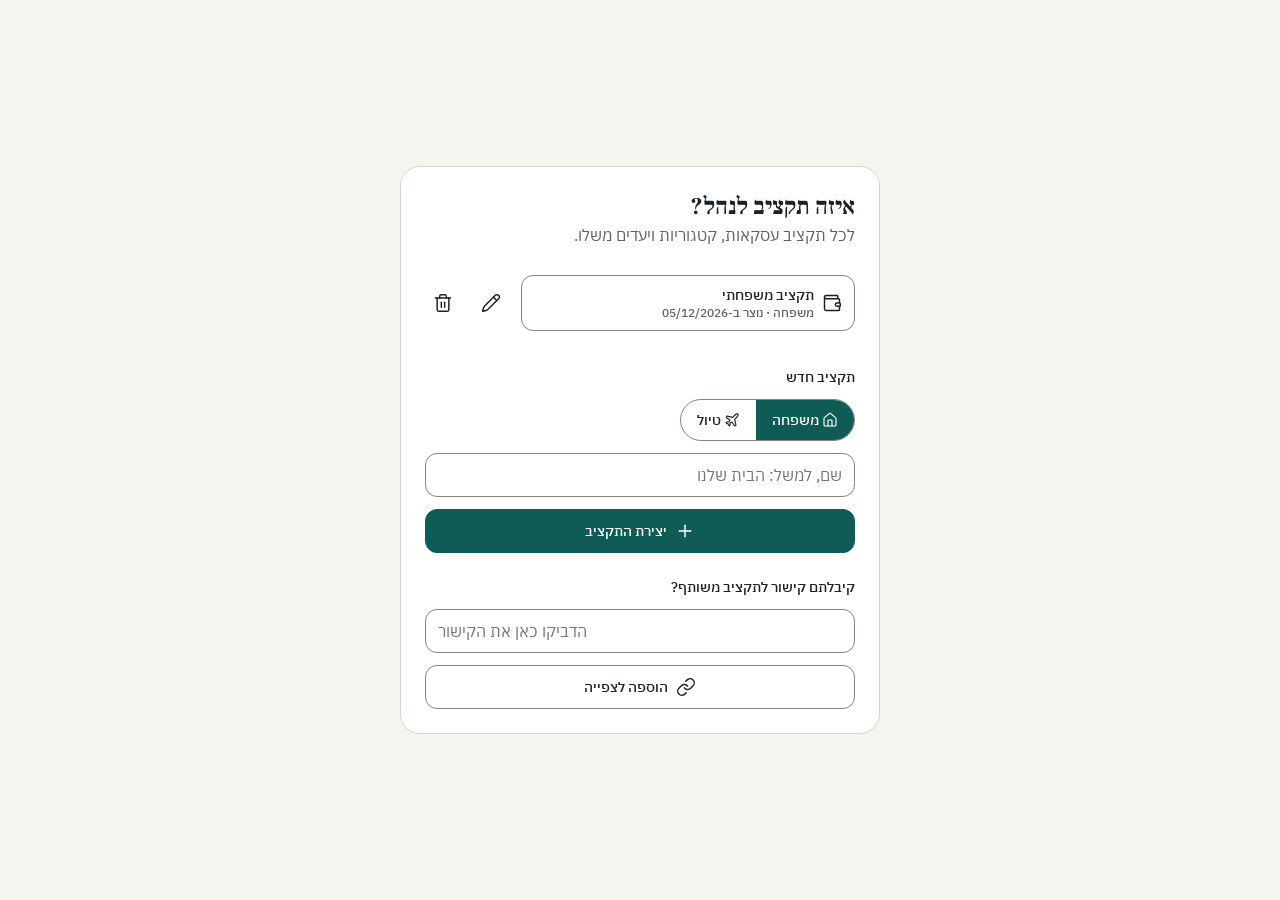
<file: www/index.html>
<!doctype html>
<html lang="he" dir="rtl">
<head>
  <meta charset="utf-8">
  <meta name="viewport" content="width=device-width, initial-scale=1">
  <title>תקציב משפחתי</title>
  <link rel="stylesheet" href="fonts/fonts.css">
  <link rel="stylesheet" href="css/app.css">
</head>
<body>
  <div id="lock" class="lock" hidden></div>
  <div id="app" class="app" hidden>
    <aside class="nav" id="nav"></aside>
    <main class="main" id="main" tabindex="-1"></main>
  </div>
  <div id="modal-root"></div>
  <div id="toasts" class="toasts" aria-live="polite"></div>

  <script src="vendor/xlsx.full.min.js"></script>
  <script src="vendor/papaparse.min.js"></script>
  <script src="vendor/pdf.min.js"></script>
  <script src="vendor/chart.umd.min.js"></script>
  <script src="vendor/exceljs.min.js"></script>
  <script src="vendor/lucide.min.js"></script>
  <script src="js/sample-data.js"></script>
  <script src="js/core.js"></script>
  <script src="js/parsers.js"></script>
  <script src="js/app.js"></script>
  <script src="js/ui-import.js"></script>
  <script src="js/ui-transactions.js"></script>
  <script src="js/ui-dashboard.js"></script>
  <script src="js/ui-budget.js"></script>
  <script src="js/fx.js"></script>
  <script src="js/share.js"></script>
  <script src="js/appupdate.js"></script>
  <script src="js/ui-trip.js"></script>
  <script src="js/export.js"></script>
  <script src="js/adminsync.js"></script>
  <script src="js/admin.js"></script>
  <script src="js/ui-settings.js"></script>
  <script>App.start();</script>
</body>
</html>
</file>
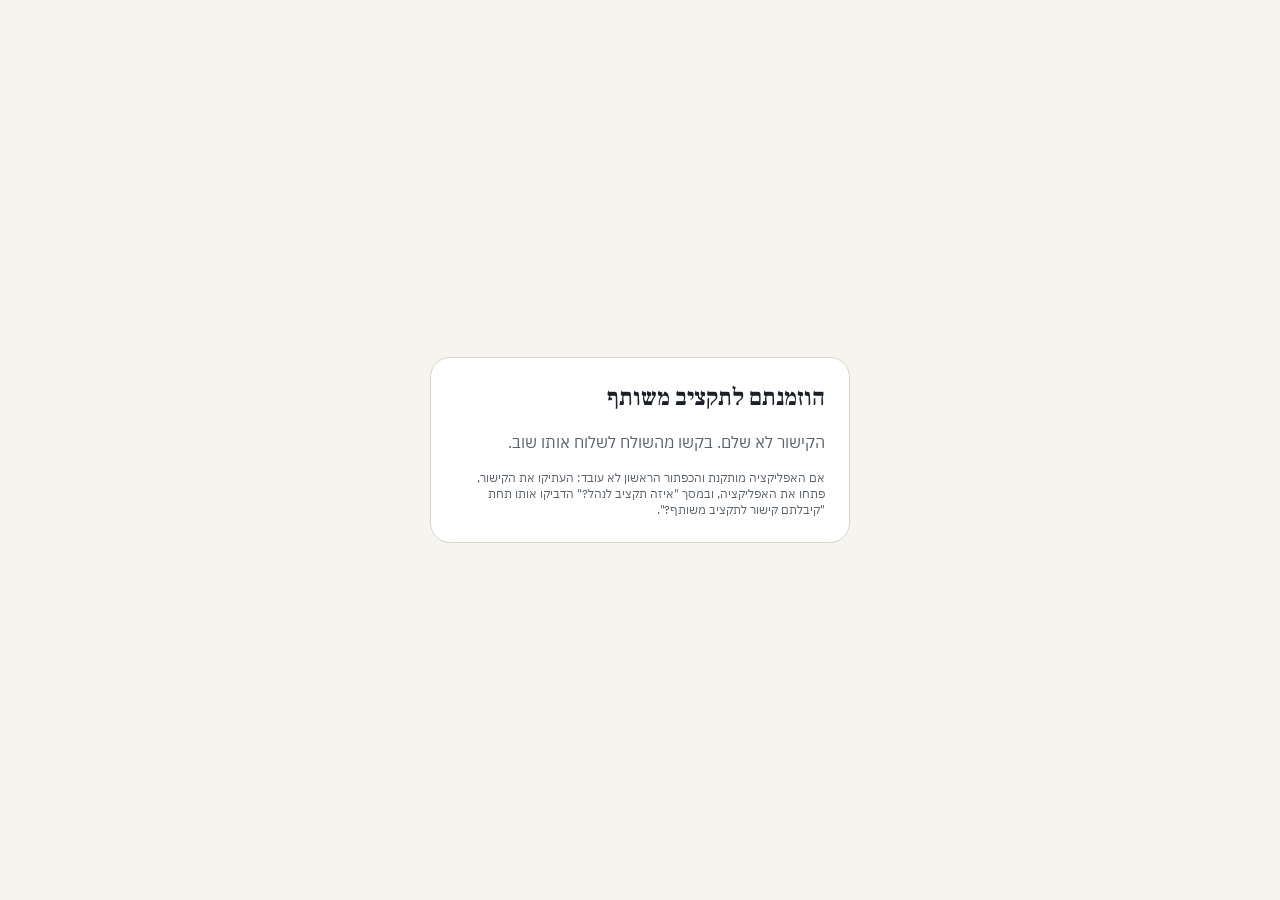
<file: www/join.html>
<!doctype html>
<html lang="he" dir="rtl">
<head>
  <meta charset="utf-8">
  <meta name="viewport" content="width=device-width, initial-scale=1">
  <meta name="referrer" content="no-referrer">
  <title>הזמנה לתקציב משותף</title>
  <link rel="stylesheet" href="fonts/fonts.css">
  <link rel="stylesheet" href="css/app.css">
</head>
<body>
  <!-- עמוד שנפתח כשלוחצים על קישור שיתוף בדפדפן. המפתח נמצא אחרי ה-# ולכן לא נשלח לשרת. -->
  <div class="lock">
    <div class="card stack" style="width:min(420px,100%);text-align:start">
      <h2>הוזמנתם לתקציב משותף</h2>
      <p class="muted" id="msg">מישהו שיתף אתכם בתקציב מאפליקציית "תקציב משפחתי".</p>
      <a class="btn primary" id="open-app" style="min-height:52px">פתיחה באפליקציה</a>
      <a class="btn" id="open-web">צפייה כאן בדפדפן</a>
      <p class="caption">אם האפליקציה מותקנת והכפתור הראשון לא עובד: העתיקו את הקישור, פתחו את האפליקציה, ובמסך "איזה תקציב לנהל?" הדביקו אותו תחת "קיבלתם קישור לתקציב משותף?".</p>
    </div>
  </div>
  <script>
    const code = location.hash.slice(1);
    if (!/^[A-Za-z0-9_-]{16,64}\.[A-Za-z0-9_-]{40,50}(\.[A-Za-z0-9_-]{40,50})?$/.test(code)) {
      document.getElementById('msg').textContent = 'הקישור לא שלם. בקשו מהשולח לשלוח אותו שוב.';
      document.getElementById('open-app').hidden = true; document.getElementById('open-web').hidden = true;
    } else {
      document.getElementById('open-app').href = `familybudget://join/${code}`;
      document.getElementById('open-web').href = `/#join=${code}`;
    }
    if (window.matchMedia('(prefers-color-scheme: dark)').matches) document.documentElement.dataset.theme = 'dark';
  </script>
</body>
</html>
</file>
<file: www/fonts/fonts.css>
@font-face {
  font-family: 'Frank Ruhl Libre';
  font-style: normal;
  font-weight: 700;
  font-display: swap;
  src: url(FrankRuhlLibre-700-hebrew.woff2) format('woff2');
  unicode-range: U+0307-0308, U+0590-05FF, U+200C-2010, U+20AA, U+25CC, U+FB1D-FB4F;
}
@font-face {
  font-family: 'Frank Ruhl Libre';
  font-style: normal;
  font-weight: 700;
  font-display: swap;
  src: url(FrankRuhlLibre-700-latin.woff2) format('woff2');
  unicode-range: U+0000-00FF, U+0131, U+0152-0153, U+02BB-02BC, U+02C6, U+02DA, U+02DC, U+0304, U+0308, U+0329, U+2000-206F, U+20AC, U+2122, U+2191, U+2193, U+2212, U+2215, U+FEFF, U+FFFD;
}
@font-face {
  font-family: 'IBM Plex Sans Hebrew';
  font-style: normal;
  font-weight: 400;
  font-display: swap;
  src: url(IBMPlexSansHebrew-400-hebrew.woff2) format('woff2');
  unicode-range: U+0307-0308, U+0590-05FF, U+200C-2010, U+20AA, U+25CC, U+FB1D-FB4F;
}
@font-face {
  font-family: 'IBM Plex Sans Hebrew';
  font-style: normal;
  font-weight: 400;
  font-display: swap;
  src: url(IBMPlexSansHebrew-400-latin.woff2) format('woff2');
  unicode-range: U+0000-00FF, U+0131, U+0152-0153, U+02BB-02BC, U+02C6, U+02DA, U+02DC, U+0304, U+0308, U+0329, U+2000-206F, U+20AC, U+2122, U+2191, U+2193, U+2212, U+2215, U+FEFF, U+FFFD;
}
@font-face {
  font-family: 'IBM Plex Sans Hebrew';
  font-style: normal;
  font-weight: 500;
  font-display: swap;
  src: url(IBMPlexSansHebrew-500-hebrew.woff2) format('woff2');
  unicode-range: U+0307-0308, U+0590-05FF, U+200C-2010, U+20AA, U+25CC, U+FB1D-FB4F;
}
@font-face {
  font-family: 'IBM Plex Sans Hebrew';
  font-style: normal;
  font-weight: 500;
  font-display: swap;
  src: url(IBMPlexSansHebrew-500-latin.woff2) format('woff2');
  unicode-range: U+0000-00FF, U+0131, U+0152-0153, U+02BB-02BC, U+02C6, U+02DA, U+02DC, U+0304, U+0308, U+0329, U+2000-206F, U+20AC, U+2122, U+2191, U+2193, U+2212, U+2215, U+FEFF, U+FFFD;
}
@font-face {
  font-family: 'IBM Plex Sans Hebrew';
  font-style: normal;
  font-weight: 600;
  font-display: swap;
  src: url(IBMPlexSansHebrew-600-hebrew.woff2) format('woff2');
  unicode-range: U+0307-0308, U+0590-05FF, U+200C-2010, U+20AA, U+25CC, U+FB1D-FB4F;
}
@font-face {
  font-family: 'IBM Plex Sans Hebrew';
  font-style: normal;
  font-weight: 600;
  font-display: swap;
  src: url(IBMPlexSansHebrew-600-latin.woff2) format('woff2');
  unicode-range: U+0000-00FF, U+0131, U+0152-0153, U+02BB-02BC, U+02C6, U+02DA, U+02DC, U+0304, U+0308, U+0329, U+2000-206F, U+20AC, U+2122, U+2191, U+2193, U+2212, U+2215, U+FEFF, U+FFFD;
}
</file>
<file: www/css/app.css>
/* אסימוני העיצוב של "תקציב משפחתי" */
:root {
  --bg: #f6f4ef; --surface: #ffffff; --surface-sunken: #ece9e2; --border: #d9d5cc; --border-strong: #8a857b;
  --ink: #1b2126; --ink-muted: #5a626a; --brand: #0f5c57; --on-brand: #ffffff; --brand-soft: #d7ebe8;
  --accent: #e8a33d; --on-accent: #1b2126; --income: #1a6aa8; --expense: #b3401f;
  --status-ok: #2a7448; --status-warn: #a85a0c; --status-over: #b3261e;
  --space-1: 4px; --space-2: 8px; --space-3: 12px; --space-4: 16px; --space-6: 24px; --space-8: 32px;
  --radius-sm: 6px; --radius-md: 12px; --radius-lg: 20px; --radius-pill: 999px;
  --font-display: "Frank Ruhl Libre", "David Libre", Georgia, serif;
  --font-sans: "IBM Plex Sans Hebrew", "Segoe UI", Arial, sans-serif;
  color-scheme: light;
}
:root[data-theme="dark"] {
  --bg: #14171a; --surface: #1d2125; --surface-sunken: #0f1113; --border: #33393f; --border-strong: #6f7780;
  --ink: #eef0f1; --ink-muted: #a3abb2; --brand: #5fd0c4; --on-brand: #0c2523; --brand-soft: #173533;
  --accent: #e8a33d; --on-accent: #14171a; --income: #7cb9ee; --expense: #f0957a;
  --status-ok: #6fcf97; --status-warn: #f2b25c; --status-over: #ff8a80;
  color-scheme: dark;
}

* { box-sizing: border-box; }
html, body { margin: 0; }
body { background: var(--bg); color: var(--ink); font: 400 16px/24px var(--font-sans); -webkit-text-size-adjust: 100%; }
h1, h2, h3, p { margin: 0; }
h1 { font: 700 40px/44px var(--font-display); }
h2 { font: 700 24px/32px var(--font-display); }
h3 { font: 600 18px/26px var(--font-sans); }
a { color: var(--brand); }
[hidden] { display: none !important; }
:focus-visible { outline: 2px solid var(--brand); outline-offset: 2px; }
.num { direction: ltr; unicode-bidi: isolate; font-variant-numeric: tabular-nums; white-space: nowrap; display: inline-block; }
.muted { color: var(--ink-muted); }
.caption { font-size: 12px; line-height: 16px; color: var(--ink-muted); }
.label { font-size: 14px; line-height: 20px; font-weight: 500; }
.income { color: var(--income); } .expense { color: var(--expense); }
.ok { color: var(--status-ok); } .warn { color: var(--status-warn); } .over { color: var(--status-over); }
svg.lucide { width: 20px; height: 20px; stroke-width: 1.75; flex: none; }

/* מבנה */
.app { display: grid; grid-template-columns: 232px minmax(0, 1fr); min-height: 100vh; }
.nav { position: sticky; top: 0; height: 100vh; padding: var(--space-6) var(--space-4); border-inline-end: 1px solid var(--border); display: flex; flex-direction: column; gap: var(--space-1); }
.nav .brand { font: 700 24px/28px var(--font-display); padding: 0 var(--space-3) var(--space-6); }
.nav button { display: flex; align-items: center; gap: var(--space-3); width: 100%; padding: 10px var(--space-3); border: 0; background: none; color: var(--ink-muted); font: 500 15px/22px var(--font-sans); border-radius: var(--radius-md); cursor: pointer; text-align: start; }
.nav button:hover { color: var(--ink); background: var(--surface-sunken); }
.nav button[aria-current="page"] { background: var(--brand-soft); color: var(--brand); }
.nav .spacer { flex: 1; }
.main { padding: var(--space-8); max-width: 1240px; width: 100%; outline: none; }
.page-head { display: flex; align-items: center; justify-content: space-between; gap: var(--space-4); flex-wrap: wrap; margin-bottom: var(--space-6); }
.row { display: flex; align-items: center; gap: var(--space-3); flex-wrap: wrap; }
.row.between { justify-content: space-between; }
.stack { display: flex; flex-direction: column; gap: var(--space-4); }
.grid { display: grid; gap: var(--space-6); }
.grid.c2 { grid-template-columns: repeat(2, minmax(0, 1fr)); }
.grid.c3 { grid-template-columns: repeat(3, minmax(0, 1fr)); }
.grid.c4 { grid-template-columns: repeat(4, minmax(0, 1fr)); }
.section { margin-top: var(--space-8); }

/* כרטיסים */
.card { background: var(--surface); border: 1px solid var(--border); border-radius: var(--radius-lg); padding: var(--space-6); min-width: 0; }
.card > h3 { margin-bottom: var(--space-4); }
.stat .label { color: var(--ink-muted); }
.stat .amount { font: 600 28px/32px var(--font-sans); margin: var(--space-2) 0 var(--space-1); }
.empty { text-align: center; padding: var(--space-8) var(--space-4); color: var(--ink-muted); }
.empty svg.lucide { width: 40px; height: 40px; margin-bottom: var(--space-3); }

/* כפתורים ושדות */
.btn { display: inline-flex; align-items: center; justify-content: center; gap: var(--space-2); min-height: 44px; padding: 0 var(--space-4); border-radius: var(--radius-md); border: 1px solid var(--border-strong); background: var(--surface); color: var(--ink); font: 500 14px/20px var(--font-sans); cursor: pointer; white-space: nowrap; }
.btn:hover { background: var(--surface-sunken); }
.btn.primary { background: var(--brand); border-color: var(--brand); color: var(--on-brand); }
.btn.primary:hover { filter: brightness(1.1); }
.btn.ghost { border-color: transparent; background: none; }
.btn.ghost:hover { background: var(--surface-sunken); }
.btn.danger { color: var(--status-over); border-color: var(--status-over); }
.btn.icon { padding: 0; width: 44px; }
.btn.sm { min-height: 36px; padding: 0 var(--space-3); }
.btn.sm.icon { width: 36px; }
.btn:disabled { opacity: .5; cursor: not-allowed; }
input, select, textarea { font: 400 16px/24px var(--font-sans); color: var(--ink); background: var(--surface); border: 1px solid var(--border-strong); border-radius: var(--radius-md); min-height: 44px; padding: 0 var(--space-3); max-width: 100%; }
input[type="checkbox"] { min-height: 0; width: 18px; height: 18px; padding: 0; accent-color: var(--brand); vertical-align: middle; }
input[type="color"] { padding: 2px; width: 44px; }
select[multiple] { padding: var(--space-2); min-height: 120px; }
.field { display: flex; flex-direction: column; gap: var(--space-1); min-width: 0; }
.field > span { font-size: 14px; line-height: 20px; font-weight: 500; }
.field input, .field select { width: 100%; }
.form-grid { display: grid; grid-template-columns: repeat(auto-fill, minmax(180px, 1fr)); gap: var(--space-4); }

/* תגים */
.chip { display: inline-flex; align-items: center; gap: var(--space-1); padding: 2px var(--space-2); border-radius: var(--radius-sm); background: var(--surface-sunken); font-size: 12px; line-height: 18px; font-weight: 500; white-space: nowrap; }
.chip.brand { background: var(--brand-soft); color: var(--brand); }
.chip.accent { background: var(--accent); color: var(--on-accent); }
.chip.warn { color: var(--status-warn); } .chip.over { color: var(--status-over); } .chip.ok { color: var(--status-ok); }
.chip svg.lucide { width: 14px; height: 14px; }
.cat { display: inline-flex; align-items: center; gap: var(--space-2); font-size: 14px; }
.cat .dot { width: 28px; height: 28px; border-radius: var(--radius-sm); display: grid; place-items: center; color: #fff; flex: none; }
.cat .dot svg.lucide { width: 16px; height: 16px; }
.seg { display: inline-flex; border: 1px solid var(--border-strong); border-radius: var(--radius-pill); overflow: hidden; background: var(--surface); }
.seg button { border: 0; background: none; color: var(--ink); font: 500 14px/20px var(--font-sans); min-height: 40px; padding: 0 var(--space-4); cursor: pointer; }
.seg button[aria-pressed="true"] { background: var(--brand); color: var(--on-brand); }

/* בורר תקופה */
.period { display: inline-flex; align-items: center; gap: var(--space-1); background: var(--surface); border: 1px solid var(--border-strong); border-radius: var(--radius-pill); padding: 2px; }
.period .btn { border: 0; border-radius: var(--radius-pill); min-height: 40px; }
.period .btn.icon { width: 40px; }
.period select { border: 0; min-height: 40px; font-weight: 600; background: none; text-align: center; }

/* טבלאות */
.table-wrap { overflow-x: auto; border: 1px solid var(--border); border-radius: var(--radius-lg); background: var(--surface); }
table { border-collapse: collapse; width: 100%; font-size: 14px; line-height: 20px; }
th { background: var(--surface-sunken); font-weight: 500; text-align: start; padding: 10px var(--space-3); white-space: nowrap; position: sticky; top: 0; }
th.sortable { cursor: pointer; user-select: none; }
td { padding: var(--space-3); border-top: 1px solid var(--border); vertical-align: middle; }
td.amount, th.amount { text-align: end; }
tr.off td { opacity: .5; }
tr.clickable { cursor: pointer; }
tr.clickable:hover td { background: var(--brand-soft); }
tfoot td { background: var(--surface-sunken); font-weight: 600; }

/* פס התקדמות (מתמלא מימין) */
.progress { height: var(--space-4); background: var(--surface-sunken); border-radius: var(--radius-pill); overflow: hidden; }
.progress > i { display: block; height: 100%; border-radius: var(--radius-pill); background: var(--status-ok); }
.progress.warn > i { background: var(--status-warn); } .progress.over > i { background: var(--status-over); } .progress.brand > i { background: var(--brand); }

/* אזור גרירה */
.drop { display: block; border: 2px dashed var(--border-strong); border-radius: var(--radius-lg); background: var(--surface-sunken); padding: var(--space-8) var(--space-6); text-align: center; cursor: pointer; }
.drop.over { border-color: var(--brand); background: var(--brand-soft); }
.drop svg.lucide { width: 40px; height: 40px; color: var(--brand); }

/* התראות */
.alert { display: flex; gap: var(--space-3); align-items: flex-start; padding: var(--space-3) var(--space-4); border-radius: var(--radius-md); background: var(--surface-sunken); font-size: 14px; line-height: 20px; }
.alert.warn svg.lucide { color: var(--status-warn); } .alert.over svg.lucide { color: var(--status-over); } .alert.info svg.lucide { color: var(--brand); }
.list { display: flex; flex-direction: column; }
.list > .item { display: flex; align-items: center; justify-content: space-between; gap: var(--space-3); padding: var(--space-3) 0; border-top: 1px solid var(--border); }
.list > .item:first-child { border-top: 0; }
.item .grow { flex: 1; min-width: 0; }
.ellipsis { overflow: hidden; text-overflow: ellipsis; white-space: nowrap; }

/* חלון קופץ */
.modal-back { position: fixed; inset: 0; background: rgba(0, 0, 0, .5); display: grid; place-items: center; padding: var(--space-4); z-index: 50; }
.modal { background: var(--surface); border-radius: var(--radius-lg); padding: var(--space-6); width: min(640px, 100%); max-height: calc(100vh - 32px); overflow: auto; }
.modal.wide { width: min(920px, 100%); }
.modal h2 { margin-bottom: var(--space-4); }
.modal .actions { display: flex; gap: var(--space-3); justify-content: flex-start; margin-top: var(--space-6); flex-wrap: wrap; }
.toasts { position: fixed; bottom: var(--space-6); inset-inline-start: 50%; transform: translateX(50%); display: flex; flex-direction: column; gap: var(--space-2); z-index: 60; width: min(480px, calc(100vw - 32px)); }
.toast { background: var(--ink); color: var(--bg); padding: var(--space-3) var(--space-4); border-radius: var(--radius-md); font-size: 14px; line-height: 20px; }
.toast.error { background: var(--status-over); color: var(--surface); }

/* נעילה */
.lock { min-height: 100vh; display: grid; place-items: center; padding: var(--space-4); }
.lock .card { width: min(360px, 100%); text-align: center; }
.lock .picker { width: min(480px, 100%); text-align: start; }
.lock .pin input { text-align: center; letter-spacing: 8px; font-size: 24px; width: 100%; margin: var(--space-4) 0; }

/* תקציב לצפייה בלבד: מסתירים כל מה שמשנה נתונים */
.ro [data-add], .ro [data-add-to], .ro [data-new-cat], .ro [data-budget-add], .ro [data-budget-del], .ro [data-budget],
.ro [data-goal-add], .ro [data-goal], .ro [data-dep], .ro [data-dep-input], .ro [data-suggest], .ro .ro-hide, .ro [data-export] + [data-add] { display: none !important; }
.ro a[data-cat] { display: none; }
.ro tr.clickable, .ro .item[data-id] { cursor: default; }
/* פס עדכון האפליקציה, מעל תפריט הניווט במובייל */
.upd-bar { position: fixed; inset-inline: var(--space-4); bottom: var(--space-4); z-index: 45; display: flex; align-items: center; gap: var(--space-3);
  padding: var(--space-3) var(--space-4); background: var(--ink); color: var(--bg); border-radius: var(--radius-md); max-width: 560px; margin-inline: auto; }
.upd-bar .btn.ghost { color: var(--bg); }
@media (max-width: 900px) { .upd-bar { bottom: 76px; } }
.trip-grid { display: grid; grid-template-columns: repeat(auto-fill, minmax(240px, 1fr)); gap: var(--space-4); }
.trip-cat { padding: var(--space-4); }
.cat-pick { display: grid; grid-template-columns: repeat(2, minmax(0, 1fr)); gap: var(--space-2); }
.cat-pick .btn { justify-content: flex-start; white-space: normal; min-width: 0; padding: var(--space-2); text-align: start; }
.cat-pick .btn[aria-pressed="true"] { border: 2px solid var(--brand); background: var(--brand-soft); }
.seg button svg.lucide { width: 16px; height: 16px; vertical-align: -3px; }
.chart-box { position: relative; height: 280px; width: 100%; direction: ltr; }
.chart-box canvas { max-width: 100%; }
.legend { display: grid; grid-template-columns: repeat(auto-fill, minmax(200px, 1fr)); gap: var(--space-2) var(--space-4); margin-top: var(--space-4); font-size: 14px; }
.sw { width: 12px; height: 12px; border-radius: 3px; display: inline-block; margin-inline-end: var(--space-2); }

@media (max-width: 900px) {
  .app { grid-template-columns: minmax(0, 1fr); }
  .tx-table .cat > span:last-child { display: none; }
  .tx-table td, .tx-table th { padding: 10px 8px; }
  .tx-table .chip { white-space: normal; }
  .nav { position: fixed; bottom: 0; top: auto; inset-inline: 0; height: auto; flex-direction: row; padding: var(--space-1) var(--space-2); background: var(--surface); border-inline-end: 0; border-top: 1px solid var(--border); z-index: 40; justify-content: space-around; }
  .nav .brand, .nav .spacer, .nav .desk { display: none; }
  .nav button { flex-direction: column; gap: 2px; font-size: 11px; line-height: 14px; padding: 6px 4px; width: auto; flex: 1; align-items: center; min-height: 52px; }
  .main { padding: var(--space-4) var(--space-4) 96px; }
  h1 { font-size: 30px; line-height: 36px; }
  .grid.c2, .grid.c3, .grid.c4 { grid-template-columns: 1fr; }
  .grid.c4.keep2 { grid-template-columns: repeat(2, minmax(0, 1fr)); gap: var(--space-3); }
  .card { padding: var(--space-4); }
  .stat .amount { font-size: 22px; line-height: 28px; }
  .hide-m { display: none; }
  .toasts { bottom: 80px; }
}

@media print {
  .nav, .no-print, .toasts { display: none !important; }
  .app { display: block; }
  .main { padding: 0; max-width: none; }
  body { background: #fff; }
  .card, .table-wrap { break-inside: avoid; }
}
.caption svg.lucide { width: 14px; height: 14px; vertical-align: -2px; }
</file>
